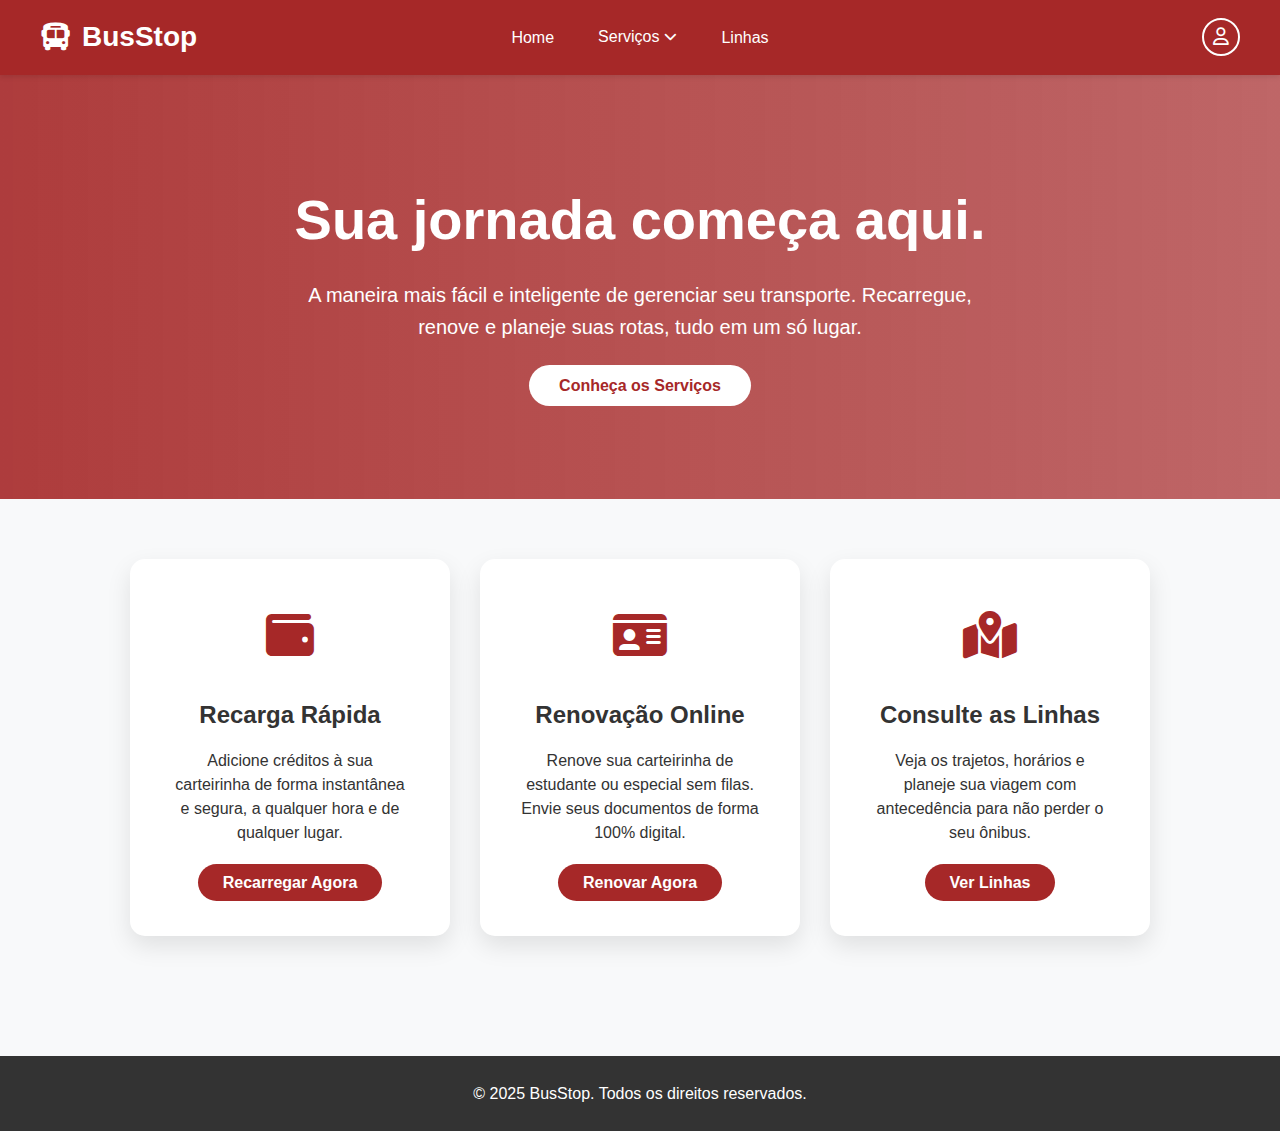
<file: index.html>
<!DOCTYPE html>
<html lang="pt-BR">
<head>
  <meta charset="UTF-8" />
  <meta name="viewport" content="width=device-width, initial-scale=1.0" />
  <title>BusStop - Início</title>
  <link rel="stylesheet" href="../../assets/css/global.css" />
  <link rel="stylesheet" href="index.css" />
  <link rel="stylesheet" href="https://cdnjs.cloudflare.com/ajax/libs/font-awesome/6.4.0/css/all.min.css" />
</head>
<body>
  <!-- Conteúdo da página -->
  <header>
    <div class="logo">
      <i class="fa-solid fa-bus"></i>
      <span>BusStop</span>
    </div>
    <nav>
      <a href="index.html">Home</a>
      <div class="dropdown" id="servicos-dropdown">
        <button class="dropdown-toggle" id="servicos-btn">
          Serviços <i class="fa-solid fa-chevron-down"></i>
        </button>
        <div class="dropdown-content" id="servicos-content">
          <a href="../recarga/recarga.html">Recarga de Cartão</a>
          <a href="../renovacao/renovacao.html">Renovação de Cartão</a>
        </div>
      </div>
      <a href="../linhas/linhas.html">Linhas</a>
    </nav>
    <div class="right-nav">
        <div class="user-icon-wrapper dropdown">
          <div class="user-icon" id="user-btn">
            <i class="fa-regular fa-user"></i>
          </div>
          <div class="dropdown-content" id="user-content">
            <!-- O conteúdo aqui será inserido dinamicamente via JavaScript -->
          </div>
        </div>
    </div>
  </header>
  <main>
    <section class="hero">
      <h1>Sua jornada começa aqui.</h1>
      <p>A maneira mais fácil e inteligente de gerenciar seu transporte. Recarregue, renove e planeje suas rotas, tudo em um só lugar.</p>
      <a href="#features" class="cta-button">Conheça os Serviços</a>
    </section>
    <section class="features" id="features">
      <div class="card">
        <div class="icon"><i class="fa-solid fa-wallet"></i></div>
        <h3>Recarga Rápida</h3>
        <p>Adicione créditos à sua carteirinha de forma instantânea e segura, a qualquer hora e de qualquer lugar.</p>
        <a href="../recarga/recarga.html" class="card-button">Recarregar Agora</a>
      </div>
      <div class="card">
        <div class="icon"><i class="fa-solid fa-id-card"></i></div>
        <h3>Renovação Online</h3>
        <p>Renove sua carteirinha de estudante ou especial sem filas. Envie seus documentos de forma 100% digital.</p>
        <a href="../renovacao/renovacao.html" class="card-button">Renovar Agora</a>
      </div>
      <div class="card">
        <div class="icon"><i class="fa-solid fa-map-location-dot"></i></div>
        <h3>Consulte as Linhas</h3>
        <p>Veja os trajetos, horários e planeje sua viagem com antecedência para não perder o seu ônibus.</p>
        <a href="../linhas/linhas.html" class="card-button">Ver Linhas</a>
      </div>
    </section>
  </main>
  <footer>
    <p>&copy; 2025 BusStop. Todos os direitos reservados.</p>
  </footer>

  <!-- Script Global Atualizado -->
  <script src="../../assets/js/global.js"></script>
</body>
</html>
</file>
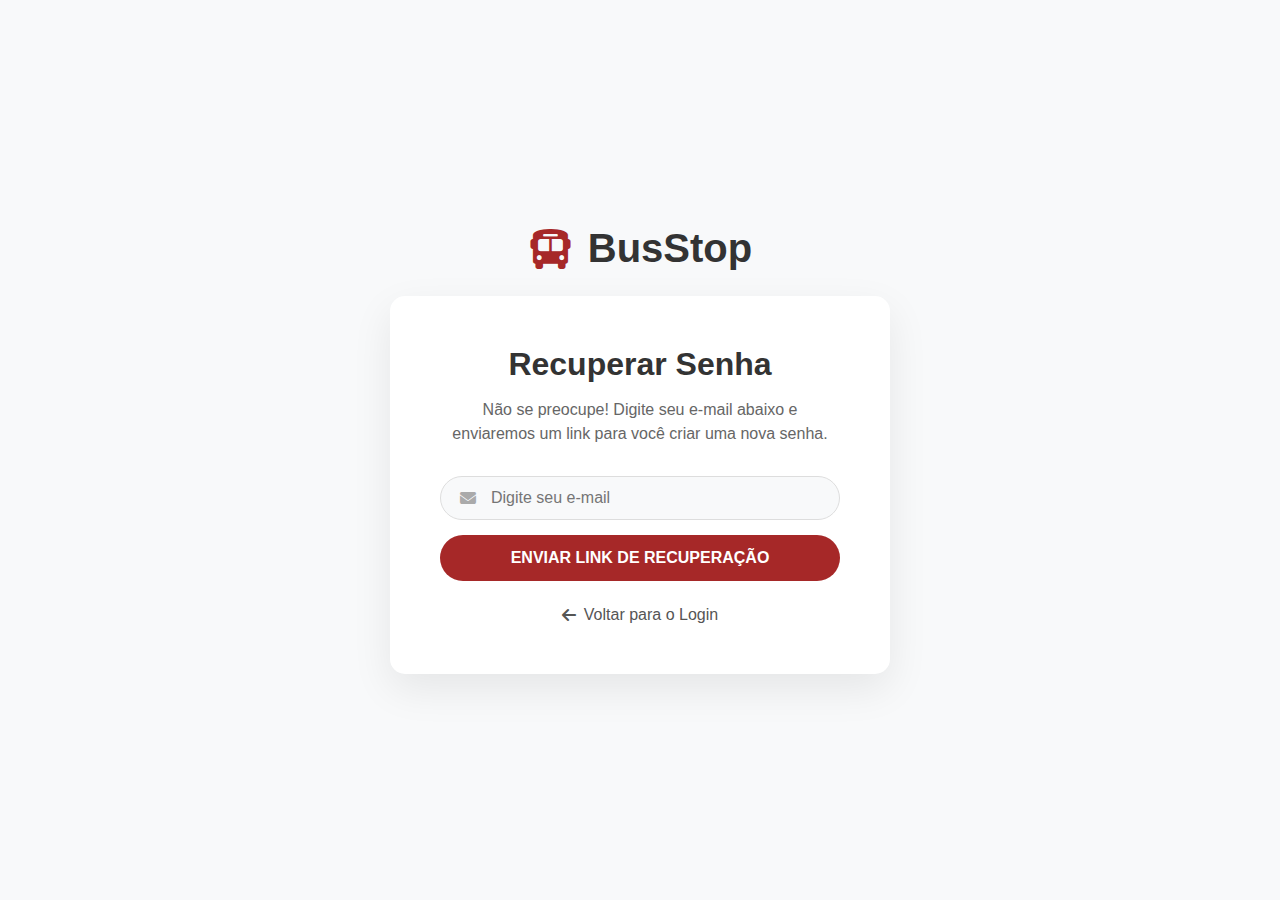
<file: pages/esqueceuSenha/esqueceuSenha.html>
<!DOCTYPE html>
<html lang="pt-BR">
<head>
    <meta charset="UTF-8">
    <meta name="viewport" content="width=device-width, initial-scale=1.0">
    <title>Recuperar Senha - BusStop</title>
    <link rel="stylesheet" href="esqueceuSenha.css">
    <link rel="stylesheet" href="https://cdnjs.cloudflare.com/ajax/libs/font-awesome/6.4.0/css/all.min.css" />
</head>
<body>

    <div class="brand-logo">
        <a href="../index/index.html" class="logo-link">
            <i class="fa-solid fa-bus"></i>
            <h1>BusStop</h1>
        </a>
    </div>

    <div class="forgot-password-container">
        <form id="forgotPasswordForm" class="auth-form">
            <h1>Recuperar Senha</h1>
            <p class="form-description">Não se preocupe! Digite seu e-mail abaixo e enviaremos um link para você criar uma nova senha.</p>
            <div class="input-group">
              <i class="fa-solid fa-envelope input-icon"></i>
              <input type="email" id="email-forgot" placeholder="Digite seu e-mail" required>
            </div>
            <button type="submit" class="submit-btn">Enviar Link de Recuperação</button>
            <a href="../loginCadastro/loginCadastro.html#login" class="back-to-login">
                <i class="fa-solid fa-arrow-left"></i> Voltar para o Login
            </a>
        </form>
    </div>

    <script>
        document.getElementById('forgotPasswordForm').addEventListener('submit', function(e) {
            e.preventDefault();
            const email = document.getElementById('email-forgot').value;
            if (email) {
                alert('Se o e-mail ' + email + ' estiver cadastrado, você receberá um link para redefinir sua senha em breve.');
                this.reset();
            }
        });
    </script>

</body>
</html>
</file>
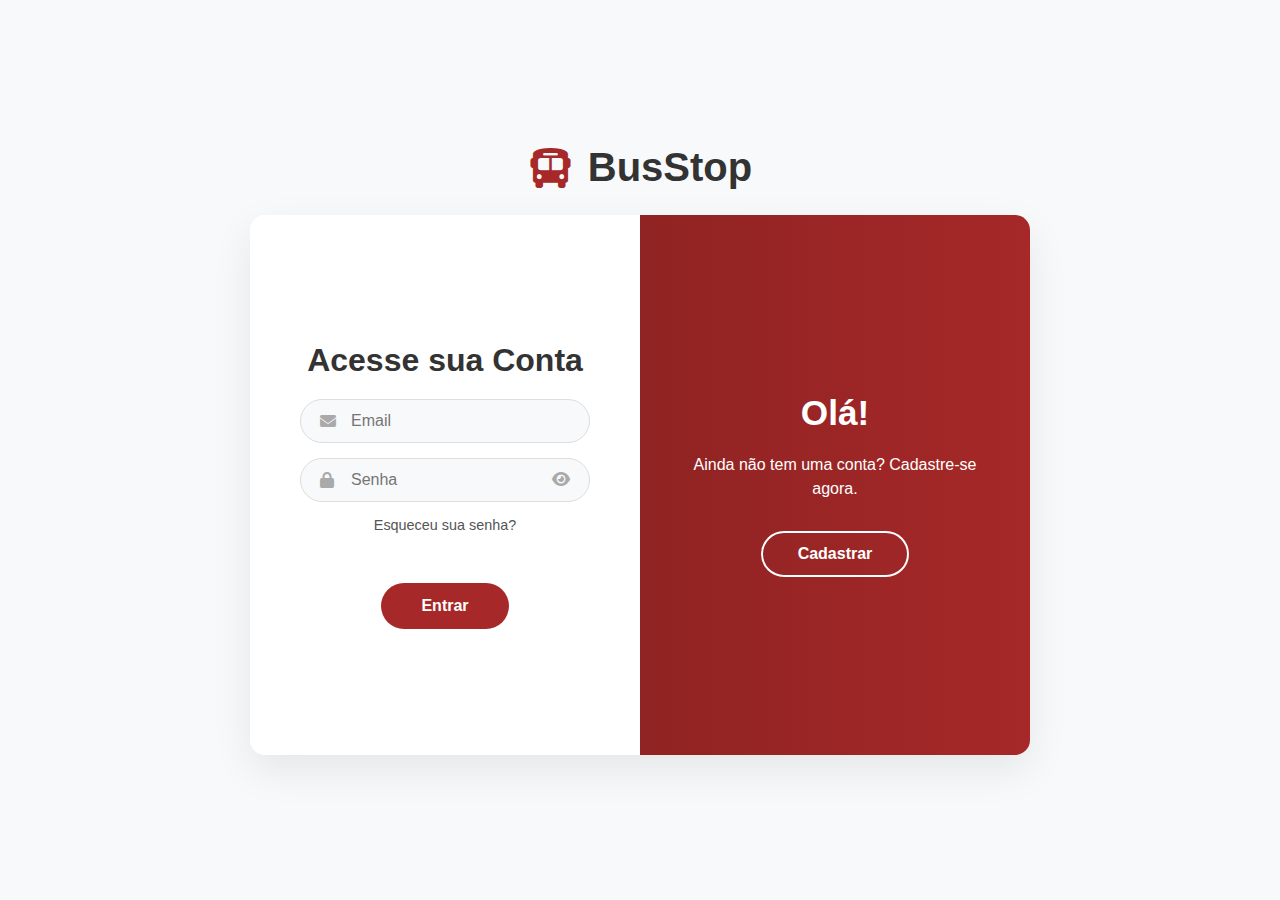
<file: pages/loginCadastro/loginCadastro.html>
<!DOCTYPE html>
<html lang="pt-BR">
<head>
    <meta charset="UTF-8">
    <meta http-equiv="X-UA-Compatible" content="IE=edge">
    <meta name="viewport" content="width=device-width, initial-scale=1.0">
    <title>Bustop - Área do Cliente</title>
    <!-- CSS e Font Awesome -->
    <link rel="stylesheet" href="loginCadastro.css">
    <link rel="stylesheet" href="https://cdnjs.cloudflare.com/ajax/libs/font-awesome/6.5.2/css/all.min.css" />
</head>
<body>

    <div class="brand-logo">
        <a href="../index/index.html" class="logo-link">
            <i class="fa-solid fa-bus"></i>
            <h1>BusStop</h1>
        </a>
    </div>

    <div class="main-container">
        <!-- Etapa 1: Login e Registo Básico -->
        <div class="form-wrapper">
            <!-- Formulário de Login -->
            <form id="loginForm" class="auth-form visible">
                <h1>Acesse sua Conta</h1>
                <div class="input-group">
                    <i class="fa-solid fa-envelope input-icon"></i>
                    <!-- LIMITE ADICIONADO AQUI -->
                    <input type="email" id="login-email" placeholder="Email" required maxlength="100">
                </div>
                <div class="input-group password-group">
                    <i class="fa-solid fa-lock input-icon"></i>
                    <!-- LIMITE ADICIONADO AQUI -->
                    <input type="password" id="login-password" placeholder="Senha" required maxlength="100">
                    <button type="button" class="password-toggle-btn" data-target="login-password" aria-label="Mostrar/Ocultar senha">
                        <i class="fa-solid fa-eye"></i>
                    </button>
                </div>
                <a href="../esqueceuSenha/esqueceuSenha.html" class="forgot-password">Esqueceu sua senha?</a>
                <p id="loginError" class="error-message"></p>
                <button type="submit" class="submit-btn">Entrar</button>
            </form>

            <!-- Formulário de Registo (Passo 1) -->
            <form id="registerForm" class="auth-form">
                <h1>Crie sua Conta</h1>
                <div class="input-group">
                    <i class="fa-solid fa-envelope input-icon"></i>
                    <!-- LIMITE ADICIONADO AQUI -->
                    <input type="email" id="register-email" placeholder="Email" required maxlength="100">
                </div>
                <div class="input-group password-group">
                    <i class="fa-solid fa-lock input-icon"></i>
                    <!-- LIMITE ADICIONADO AQUI -->
                    <input type="password" id="register-password" placeholder="Crie uma senha" required maxlength="100">
                    <button type="button" class="password-toggle-btn" data-target="register-password" aria-label="Mostrar/Ocultar senha">
                        <i class="fa-solid fa-eye"></i>
                    </button>
                </div>
                 <div class="input-group password-group">
                    <i class="fa-solid fa-lock input-icon"></i>
                    <!-- LIMITE ADICIONADO AQUI -->
                    <input type="password" id="register-confirm-password" placeholder="Confirme a senha" required maxlength="100">
                    <button type="button" class="password-toggle-btn" data-target="register-confirm-password" aria-label="Mostrar/Ocultar senha">
                        <i class="fa-solid fa-eye"></i>
                    </button>
                </div>
                <p id="registerError" class="error-message"></p>
                <button type="button" id="proceedBtn" class="submit-btn">Prosseguir</button>
            </form>
        </div>
        
        <!-- Etapa 2: Informações Pessoais (inicialmente escondido) -->
        <div class="personal-info-container">
             <form id="personalInfoForm" class="auth-form">
                <button type="button" id="backBtn" class="back-btn" aria-label="Voltar">
                    <i class="fa-solid fa-arrow-left"></i>
                </button>
                <h1>Informações Pessoais</h1>
                <p class="form-description">Estamos quase lá. Complete seus dados pessoais.</p>
                
                <div class="form-grid">
                    <!-- Linha 1 -->
                    <div class="input-group">
                        <i class="fa-solid fa-user input-icon"></i>
                        <input type="text" id="nome" placeholder="Nome completo" required maxlength="60">
                    </div>
                    <div class="input-group">
                        <i class="fa-solid fa-id-card input-icon"></i>
                        <input type="text" id="cpf" placeholder="CPF (Opcional)" maxlength="14">
                    </div>
                    
                    <!-- Linha 2 -->
                    <div class="input-group">
                        <i class="fa-solid fa-phone input-icon"></i>
                        <input type="tel" id="telefone" placeholder="+55 (Opcional)" maxlength="19">
                    </div>
                     <div class="input-group">
                        <i class="fa-solid fa-location-dot input-icon"></i>
                        <input type="text" id="cep" placeholder="CEP (Opcional)" maxlength="9">
                    </div>

                    <!-- Linha 3 -->
                    <div class="input-group">
                        <i class="fa-solid fa-road input-icon"></i>
                        <input type="text" id="endereco" placeholder="Endereço" disabled>
                    </div>
                    <div class="input-group">
                        <i class="fa-solid fa-map-pin input-icon"></i>
                        <input type="text" id="bairro" placeholder="Bairro" disabled>
                    </div>

                    <!-- Linha 4 -->
                    <div class="input-group">
                        <i class="fa-solid fa-city input-icon"></i>
                        <input type="text" id="cidade" placeholder="Cidade" disabled>
                    </div>
                     <div class="input-group">
                        <i class="fa-solid fa-map input-icon"></i>
                        <input type="text" id="estado" placeholder="Estado" maxlength="2" disabled>
                    </div>

                    <!-- Linha 5 -->
                     <div class="input-group">
                         <i class="fa-solid fa-hashtag input-icon"></i>
                         <input type="text" id="numero" placeholder="Número (Opcional)" maxlength="10">
                    </div>
                    <div class="input-group">
                        <i class="fa-solid fa-building input-icon"></i>
                        <input type="text" id="complemento" placeholder="Complemento (Opcional)" maxlength="30">
                    </div>
                </div>
                <p id="personalInfoError" class="error-message"></p>
                <button type="submit" class="submit-btn">Finalizar Cadastro</button>
            </form>
        </div>

        <!-- Tela de Sucesso de Cadastro (Atualizada) -->
        <div id="successMessage" class="success-container" style="display: none;">
            <div class="success-content">
                <div class="success-icon"><i class="fa-solid fa-check"></i></div>
                <h1>Cadastro Concluído!</h1>
                <p>Sua conta foi criada com sucesso. Você será redirecionado em instantes.</p>
                <div class="spinner"></div>
            </div>
        </div>


        <!-- Painel Overlay -->
        <div class="overlay-container">
            <div class="overlay">
                <h1 id="overlay-title">Olá!</h1>
                <p id="overlay-text">Ainda não tem uma conta? Cadastre-se agora e facilite sua jornada.</p>
                <button id="toggleBtn" class="overlay-btn">Cadastrar</button>
            </div>
        </div>
    </div>

    <!-- Scripts externos -->
    <script src="loginCadastro.js"></script>
    
</body>
</html>
</file>
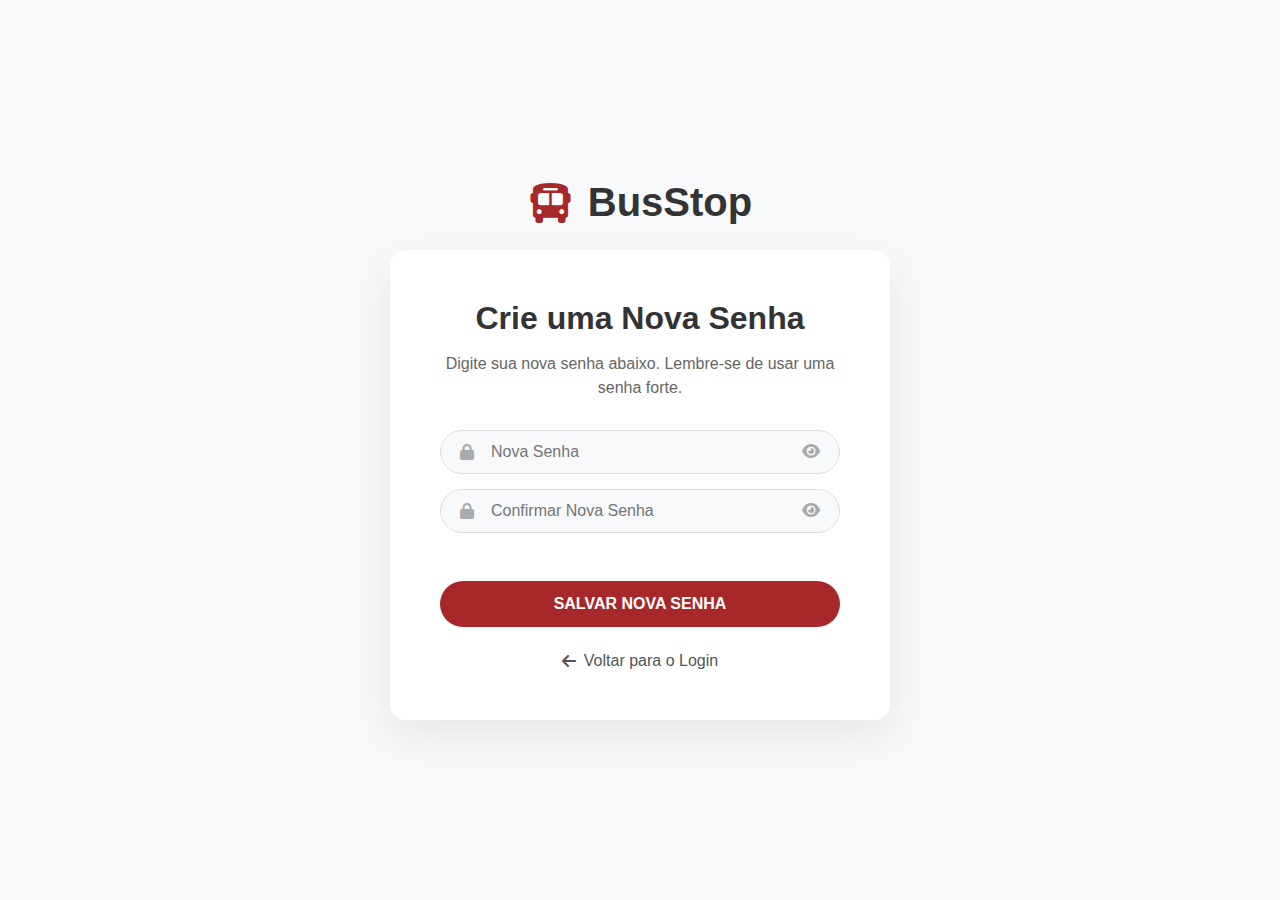
<file: pages/novaSenha/novaSenha.html>
<!DOCTYPE html>
<html lang="pt-BR">
<head>
    <meta charset="UTF-8">
    <meta name="viewport" content="width=device-width, initial-scale=1.0">
    <title>Criar Nova Senha - BusStop</title>
    <!-- CSS e Font Awesome -->
    <link rel="stylesheet" href="novaSenha.css">
    <link rel="stylesheet" href="https://cdnjs.cloudflare.com/ajax/libs/font-awesome/6.5.2/css/all.min.css" />
</head>
<body>

    <div class="brand-logo">
        <a href="../index/index.html" class="logo-link">
            <i class="fa-solid fa-bus"></i>
            <h1>BusStop</h1>
        </a>
    </div>

    <div class="reset-password-container">
        <form id="resetPasswordForm" class="auth-form">
            <h1>Crie uma Nova Senha</h1>
            <p class="form-description">Digite sua nova senha abaixo. Lembre-se de usar uma senha forte.</p>
            
            <!-- Campo Nova Senha -->
            <div class="input-group password-group">
              <i class="fa-solid fa-lock input-icon"></i>
              <input type="password" id="new-password" placeholder="Nova Senha" required maxlength="100">
              <button type="button" class="password-toggle-btn" data-target="new-password" aria-label="Mostrar/Ocultar senha">
                  <i class="fa-solid fa-eye"></i>
              </button>
            </div>
            
            <!-- Campo Confirmar Senha -->
            <div class="input-group password-group">
              <i class="fa-solid fa-lock input-icon"></i>
              <input type="password" id="confirm-password" placeholder="Confirmar Nova Senha" required maxlength="100">
               <button type="button" class="password-toggle-btn" data-target="confirm-password" aria-label="Mostrar/Ocultar senha">
                  <i class="fa-solid fa-eye"></i>
              </button>
            </div>
            
            <p id="resetError" class="error-message"></p>
            <button type="submit" class="submit-btn">Salvar Nova Senha</button>
            
            <a href="../loginCadastro/loginCadastro.html#login" class="back-to-login">
                <i class="fa-solid fa-arrow-left"></i> Voltar para o Login
            </a>
        </form>
    </div>

    <script src="novaSenha.js"></script>
</body>
</html>
</file>
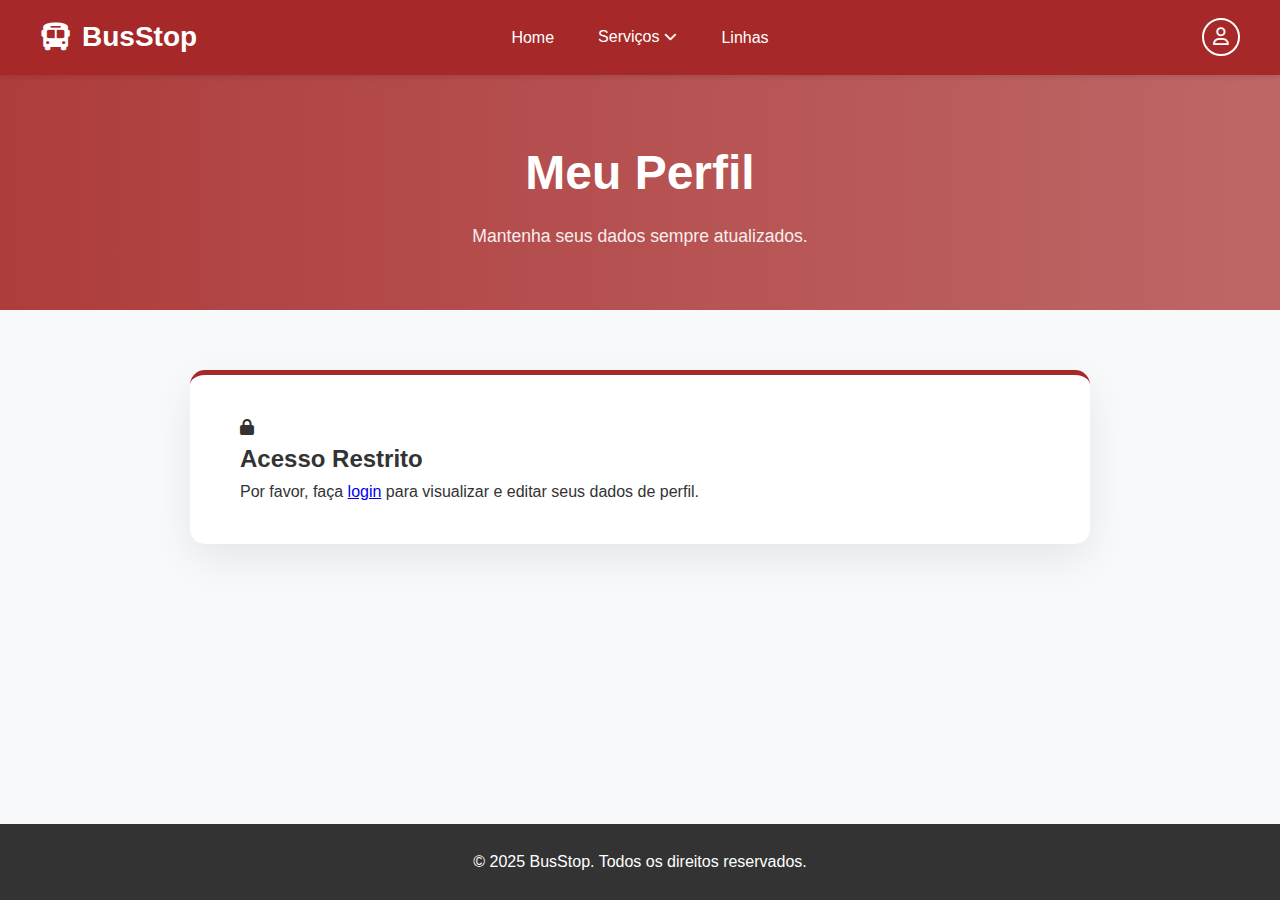
<file: pages/perfil/perfil.html>
<!DOCTYPE html>
<html lang="pt-BR">
<head>
  <meta charset="UTF-8" />
  <meta name="viewport" content="width=device-width, initial-scale=1.0" />
  <title>Meu Perfil - BusStop</title>
  <link rel="stylesheet" href="../../assets/css/global.css" />
  <link rel="stylesheet" href="perfil.css" />
  <link rel="stylesheet" href="https://cdnjs.cloudflare.com/ajax/libs/font-awesome/6.4.0/css/all.min.css" />
</head>
<body>
  <!-- Cabeçalho Padrão com Menus Dropdown -->
  <header>
    <div class="logo">
      <i class="fa-solid fa-bus"></i>
      <span>BusStop</span>
    </div>
    <nav>
      <a href="/pages/index/index.html">Home</a>
      <div class="dropdown" id="servicos-dropdown">
        <button class="dropdown-toggle" id="servicos-btn">
          Serviços <i class="fa-solid fa-chevron-down"></i>
        </button>
        <div class="dropdown-content" id="servicos-content">
          <a href="/pages/recarga/recarga.html">Recarga de Cartão</a>
          <a href="/pages/renovacao/renovacao.html">Renovação de Cartão</a>
        </div>
      </div>
      <a href="/pages/linhas/linhas.html">Linhas</a>
    </nav>
    <div class="right-nav">
      <div class="user-icon-wrapper dropdown">
        <div class="user-icon" id="user-btn">
          <i class="fa-regular fa-user"></i>
        </div>
        <div class="dropdown-content" id="user-content">
          <!-- Conteúdo populado via global.js -->
        </div>
      </div>
    </div>
  </header>

  <main>
    <section class="hero">
      <div class="hero-text">
        <h1>Meu Perfil</h1>
        <p>Mantenha seus dados sempre atualizados.</p>
      </div>
    </section>

    <section class="content-section">
      <!-- Mensagem de Deslogado -->
      <div id="logged-out-message" class="main-card access-restricted" style="display: none;">
        <div class="restricted-icon"><i class="fa-solid fa-lock"></i></div>
        <h2>Acesso Restrito</h2>
        <p>Por favor, faça <a href="/pages/loginCadastro/loginCadastro.html#login">login</a> para visualizar e editar seus dados de perfil.</p>
      </div>
      
      <!-- Conteúdo Logado -->
      <div id="logged-in-content" class="main-card" style="display: none;">
        
        <div class="display-group">
          <p class="display-title">Saldo Atual</p>
          <div class="input-display">
            <i class="fa-solid fa-wallet"></i>
            <input type="text" id="balance-amount" disabled>
          </div>
        </div>

        <form id="profile-form" novalidate>
          <!-- Dados Pessoais -->
          <div class="step">
            <div class="step-header">
              <div class="step-icon"><i class="fa-solid fa-user-pen"></i></div>
              <h2 class="step-title">Dados Pessoais</h2>
            </div>
            <p class="step-description">As suas informações de identificação e contacto.</p>
            <div class="form-grid" id="dados-pessoais-grid">
              <div class="input-group full-width">
                <i class="fa-solid fa-user input-icon"></i>
                <input type="text" id="nome" placeholder="Nome completo" required disabled maxlength="60">
              </div>
               <div class="input-group">
                <i class="fa-solid fa-envelope input-icon"></i>
                <input type="email" id="email" placeholder="E-mail" required disabled>
              </div>
              <div class="input-group">
                <i class="fa-solid fa-id-card input-icon"></i>
                <input type="text" id="cpf" placeholder="CPF" required disabled>
              </div>
              <div class="input-group">
                <i class="fa-solid fa-address-card input-icon"></i>
                <input type="text" id="carteirinha" placeholder="Nº da Carteirinha" required disabled>
              </div>
              <!-- Campo de Telefone -->
              <div class="input-group phone-group">
                <i class="fa-solid fa-phone input-icon"></i>
                <span class="country-code">+55</span>
                <span class="phone-separator">|</span>
                <input type="tel" id="telefone" placeholder="(XX) XXXXX-XXXX" required disabled maxlength="15">
              </div>
              <div class="input-group">
                <i class="fa-solid fa-location-dot input-icon"></i>
                <input type="text" id="cep" placeholder="CEP" required maxlength="9" disabled>
              </div>
              <div class="input-group">
                <i class="fa-solid fa-road input-icon"></i>
                <input type="text" id="endereco" placeholder="Endereço" required disabled>
              </div>
               <div class="input-group">
                 <i class="fa-solid fa-hashtag input-icon"></i>
                 <input type="text" id="numero" placeholder="Número" required disabled maxlength="10">
              </div>
              <div class="input-group">
                <i class="fa-solid fa-building input-icon"></i>
                <input type="text" id="complemento" placeholder="Complemento" disabled maxlength="30">
              </div>
              <div class="input-group">
                <i class="fa-solid fa-city input-icon"></i>
                <input type="text" id="cidade" placeholder="Cidade" required disabled>
              </div>
               <div class="input-group">
                <i class="fa-solid fa-map input-icon"></i>
                <input type="text" id="estado" placeholder="Estado" required maxlength="2" disabled>
              </div>
            </div>
            <p id="personal-message" class="form-message"></p>
            <div class="action-buttons">
              <button type="button" id="edit-personal-btn" class="action-btn edit-btn">Editar</button>
              <button type="button" id="save-personal-btn" class="action-btn save-btn" style="display: none;">Salvar Alterações</button>
              <button type="button" id="cancel-personal-btn" class="action-btn cancel-btn" style="display: none;">Cancelar</button>
            </div>
          </div>
          
           <!-- Alteração de Senha -->
          <div class="step">
            <div class="step-header">
              <div class="step-icon"><i class="fa-solid fa-key"></i></div>
              <h2 class="step-title">Alterar Senha</h2>
            </div>
            <p class="step-description">Para sua segurança, digite sua senha atual para definir uma nova.</p>
             <div class="form-grid">
                <div class="input-group full-width">
                    <i class="fa-solid fa-shield-halved input-icon"></i>
                    <input type="password" id="senha-atual" placeholder="Senha Atual" disabled>
                    <button type="button" class="password-toggle-btn" data-target="senha-atual" aria-label="Mostrar/Ocultar senha">
                        <i class="fa-solid fa-eye"></i>
                    </button>
                </div>
                <div class="input-group password-group">
                    <i class="fa-solid fa-lock input-icon"></i>
                    <input type="password" id="nova-senha" placeholder="Nova Senha" disabled>
                    <button type="button" class="password-toggle-btn" data-target="nova-senha" aria-label="Mostrar/Ocultar senha">
                      <i class="fa-solid fa-eye"></i>
                    </button>
                </div>
                <div class="input-group password-group">
                    <i class="fa-solid fa-lock input-icon"></i>
                    <input type="password" id="confirmar-senha" placeholder="Confirmar Nova Senha" disabled>
                    <button type="button" class="password-toggle-btn" data-target="confirmar-senha" aria-label="Mostrar/Ocultar senha">
                      <i class="fa-solid fa-eye"></i>
                    </button>
                </div>
            </div>
            <p id="password-message" class="form-message"></p>
            <div class="action-buttons">
              <button type="button" id="edit-password-btn" class="action-btn edit-btn">Alterar Senha</button>
              <button type="button" id="save-password-btn" class="action-btn save-btn" style="display: none;">Salvar Senha</button>
              <button type="button" id="cancel-password-btn" class="action-btn cancel-btn" style="display: none;">Cancelar</button>
            </div>
          </div>
        </form>
      </div>
    </section>
  </main>
  
  <footer>
    <p>&copy; 2025 BusStop. Todos os direitos reservados.</p>
  </footer>

  <script src="../../assets/js/global.js"></script>
  <script src="perfil.js"></script>
</body>
</html>
</file>
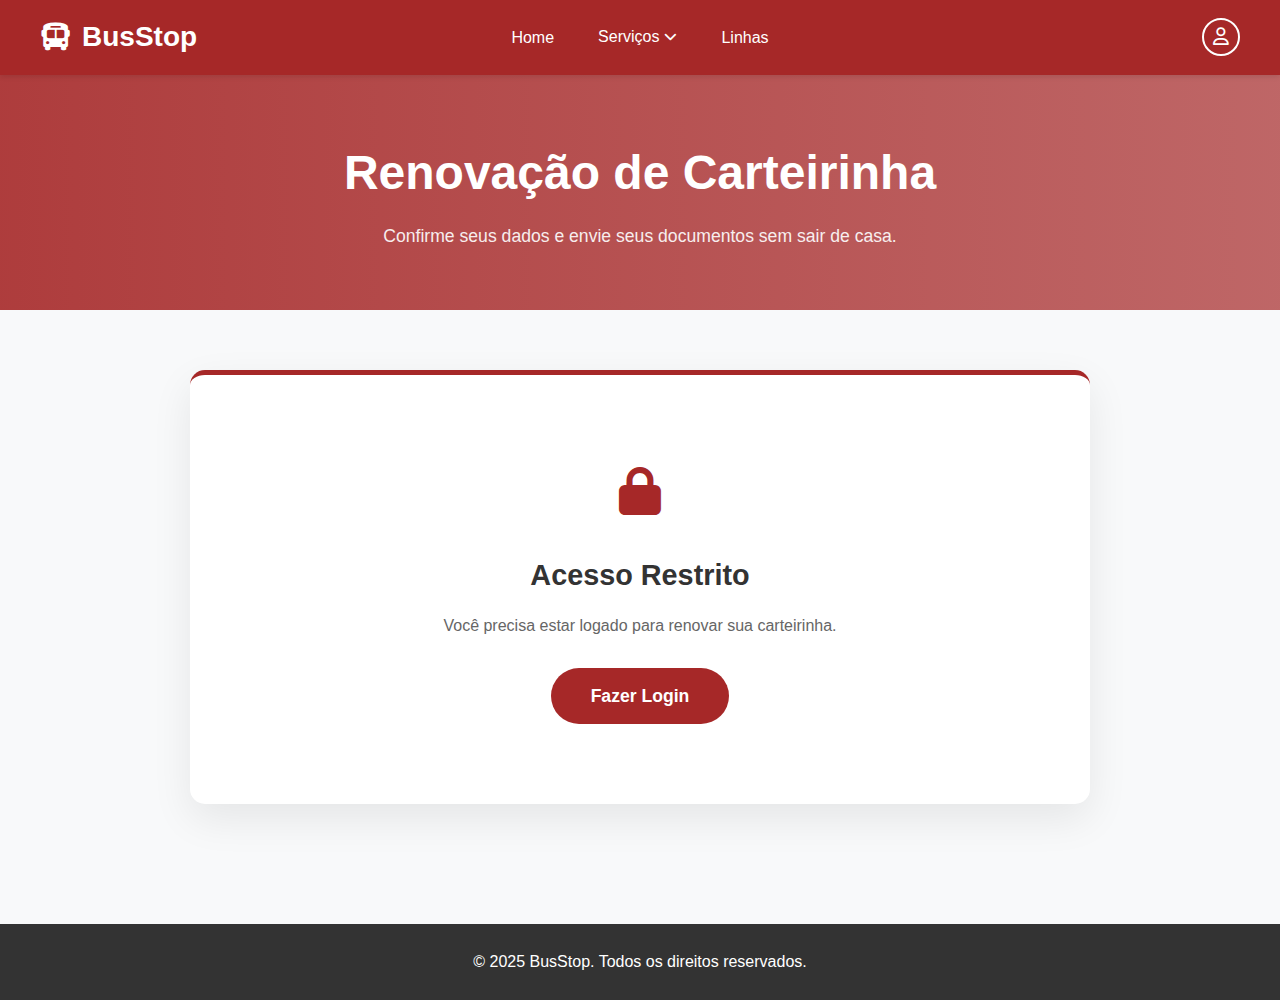
<file: pages/renovacao/renovacao.html>
<!DOCTYPE html>
<html lang="pt-BR">
<head>
  <meta charset="UTF-8" />
  <meta name="viewport" content="width=device-width, initial-scale=1.0" />
  <title>Renovação de Cartão - BusStop</title>
  <link rel="stylesheet" href="../../assets/css/global.css" />
  <link rel="stylesheet" href="renovacao.css" />
  <link rel="stylesheet" href="https://cdnjs.cloudflare.com/ajax/libs/font-awesome/6.5.2/css/all.min.css" />
</head>
<body>
  <!-- Cabeçalho Padrão -->
  <header>
    <div class="logo">
      <i class="fa-solid fa-bus"></i>
      <span>BusStop</span>
    </div>
    <nav>
      <a href="../index/index.html">Home</a>
      <div class="dropdown" id="servicos-dropdown">
        <button class="dropdown-toggle" id="servicos-btn">
          Serviços <i class="fa-solid fa-chevron-down"></i>
        </button>
        <div class="dropdown-content" id="servicos-content">
          <a href="../recarga/recarga.html">Recarga de Cartão</a>
          <a href="../renovacao/renovacao.html">Renovação de Cartão</a>
        </div>
      </div>
      <a href="../linhas/linhas.html">Linhas</a>
    </nav>
    <div class="right-nav">
      <div class="user-icon-wrapper dropdown" id="user-btn">
        <div class="user-icon">
          <i class="fa-regular fa-user"></i>
        </div>
        <div class="dropdown-content" id="user-content">
          <!-- Preenchido pelo global.js -->
        </div>
      </div>
    </div>
  </header>

  <main>
    <section class="hero">
      <div class="hero-text">
        <h1>Renovação de Carteirinha</h1>
        <p>Confirme seus dados e envie seus documentos sem sair de casa.</p>
      </div>
    </section>

    <section class="content-section">
      <div class="renewal-card">

        <!-- Container para conteúdo de usuário LOGADO -->
        <div id="renewal-form-container" style="display: none;">
          <form id="renewal-form">
            <!-- Passo 1: Dados Pessoais -->
            <div class="step">
              <div class="step-header">
                <span class="step-number">1</span>
                <h2 class="step-title">Confirme seus Dados</h2>
              </div>
              <p class="step-description">Estes são os dados que temos no seu cadastro. Eles serão usados para a renovação.</p>
              <div class="form-grid">
                <div class="input-group">
                  <i class="fa-solid fa-user input-icon"></i>
                  <input type="text" id="nome" placeholder="Nome completo" disabled>
                </div>
                <div class="input-group">
                  <i class="fa-solid fa-envelope input-icon"></i>
                  <input type="email" placeholder="E-mail" disabled>
                </div>
                <div class="input-group">
                  <i class="fa-solid fa-id-card input-icon"></i>
                  <input type="text" id="cpf" placeholder="CPF" disabled>
                </div>
                <div class="input-group">
                  <i class="fa-solid fa-address-card input-icon"></i>
                  <input type="text" id="carteirinha" placeholder="Nº da Carteirinha" disabled>
                </div>
                <div class="input-group">
                  <i class="fa-solid fa-phone input-icon"></i>
                  <input type="tel" id="telefone" placeholder="Telefone" disabled maxlength="15">
                </div>
                 <div class="input-group">
                  <i class="fa-solid fa-location-dot input-icon"></i>
                  <input type="text" id="cep" placeholder="CEP" disabled>
                </div>
                <div class="input-group">
                  <i class="fa-solid fa-map-marker-alt input-icon"></i>
                  <input type="text" id="endereco" placeholder="Endereço" disabled>
                </div>
                 <div class="input-group">
                  <i class="fa-solid fa-map-pin input-icon"></i>
                  <input type="text" id="bairro" placeholder="Bairro" disabled>
                </div>
                 <div class="input-group">
                  <i class="fa-solid fa-hashtag input-icon"></i>
                  <input type="text" id="numero" placeholder="Número" disabled>
                </div>
                <div class="input-group">
                  <i class="fa-solid fa-building-user input-icon"></i>
                  <input type="text" id="complemento" placeholder="Complemento" disabled>
                </div>
                <div class="input-group">
                  <i class="fa-solid fa-city input-icon"></i>
                  <input type="text" id="cidade" placeholder="Cidade" disabled>
                </div>
                 <div class="input-group">
                  <i class="fa-solid fa-map input-icon"></i>
                  <input type="text" id="estado" placeholder="Estado" disabled>
                </div>
              </div>
              <div class="data-edit-link">
                <p>Quer alterar os dados? <a href="../perfil/perfil.html">Clique aqui</a> para ir ao seu perfil.</p>
              </div>
            </div>

            <!-- Passo 2: Documentos -->
            <div class="step">
              <div class="step-header">
                <span class="step-number">2</span>
                <h2 class="step-title">Anexo de Documentos</h2>
              </div>
              <p class="step-description">Envie os arquivos necessários para comprovação (PDF, JPG, PNG).</p>
              <div class="form-grid">
                  <div class="file-input-wrapper">
                      <label for="declaracao" class="file-input-label">
                          <i class="fa-solid fa-school"></i>
                          <span>Declaração da Escola</span>
                      </label>
                      <input type="file" id="declaracao" accept="image/*,application/pdf" required>
                      <span class="file-name-display" data-for="declaracao">Nenhum arquivo selecionado</span>
                  </div>
                  <div class="file-input-wrapper">
                       <label for="comprovante" class="file-input-label">
                          <i class="fa-solid fa-home"></i>
                          <span>Comprovante de Residência</span>
                      </label>
                      <input type="file" id="comprovante" accept="image/*,application/pdf" required>
                      <span class="file-name-display" data-for="comprovante">Nenhum arquivo selecionado</span>
                  </div>
              </div>
            </div>

            <div class="submit-btn-container">
              <!-- NOVO: Aviso de dados faltantes -->
              <p id="data-missing-warning" class="data-missing-warning" style="display: none;"></p>
              
              <button type="submit" id="submit-btn" disabled>Enviar para Renovação</button>
            </div>
          </form>
        </div>

        <!-- Container para mensagem de usuário DESLOGADO -->
        <div id="logged-out-message" class="logged-out-box" style="display: none;">
            <div class="icon"><i class="fa-solid fa-lock"></i></div>
            <h2>Acesso Restrito</h2>
            <p>Você precisa estar logado para renovar sua carteirinha.</p>
            <a href="../loginCadastro/loginCadastro.html#login" class="action-btn">Fazer Login</a>
        </div>
      </div>
    </section>
  </main>
  
  <footer>
    <p>&copy; 2025 BusStop. Todos os direitos reservados.</p>
  </footer>

  <script src="../../assets/js/global.js"></script>
  <script src="renovacao.js"></script>
</body>
</html>
</file>
<file: index.css>
/* ESTILOS ESPECÍFICOS PARA A PÁGINA INDEX */

/* Seção Hero */
.hero {
  background: linear-gradient(to right, rgba(166, 40, 40, 0.9), rgba(166, 40, 40, 0.7)), url(https://placehold.co/1920x1080/444/fff?text=Ônibus+Urbano) no-repeat center center/cover;
  color: white;
  padding: 100px 40px;
  text-align: center;
}

.hero h1 {
  font-size: 3.5rem;
  margin-bottom: 15px;
  font-weight: 700;
}

.hero p {
  font-size: 1.25rem;
  max-width: 700px;
  margin: 0 auto 30px auto;
}

.hero .cta-button {
    background-color: white;
    color: #a62828;
    padding: 12px 30px;
    text-decoration: none;
    border-radius: 50px;
    font-weight: bold;
    transition: all 0.3s ease;
}

.hero .cta-button:hover {
    background-color: #f0f0f0;
    transform: translateY(-2px);
}

/* Seção de Funcionalidades */
.features {
  display: flex;
  justify-content: center;
  gap: 30px;
  padding: 60px 40px;
  flex-wrap: wrap;
}

.card {
  background-color: white;
  border-radius: 15px;
  box-shadow: 0 10px 25px rgba(0,0,0,0.1);
  padding: 40px;
  text-align: center;
  max-width: 320px;
  width: 100%;
  transition: transform 0.3s, box-shadow 0.3s;
}

.card:hover {
    transform: translateY(-10px);
    box-shadow: 0 15px 30px rgba(0,0,0,0.15);
}

.card .icon {
  font-size: 3rem;
  color: #a62828;
  margin-bottom: 20px;
}

.card h3 {
  font-size: 1.5rem;
  margin-bottom: 15px;
  color: #333;
}

.card p {
  font-size: 1rem;
  line-height: 1.5;
  margin-bottom: 25px;
}

.card .card-button {
    background-color: #a62828;
    color: white;
    padding: 10px 25px;
    border-radius: 50px;
    text-decoration: none;
    font-weight: 600;
    transition: background-color 0.3s;
}

.card .card-button:hover {
    background-color: #902323;
}

/* Responsividade Específica */
@media (max-width: 768px) {
  .hero h1 {
    font-size: 2.5rem;
  }
  .hero p {
    font-size: 1rem;
  }
  .features {
    flex-direction: column;
    align-items: center;
  }
}
</file>
<file: pages/perfil/perfil.css>
/* ESTILOS ESPECÍFICOS PARA A PÁGINA DE PERFIL */

.hero {
  background: linear-gradient(to right, rgba(166, 40, 40, 0.9), rgba(166, 40, 40, 0.7)), url(https://placehold.co/1920x1080/444/fff?text=Perfil+de+Utilizador) no-repeat center center/cover;
  padding: 60px 40px;
  text-align: center;
  color: white;
}
.hero-text h1 { font-size: 3rem; font-weight: 700; margin-bottom: 10px; }
.hero-text p { font-size: 1.1rem; max-width: 600px; margin: 0 auto; opacity: 0.9; }

.content-section { padding: 60px 20px; }
.main-card {
  background-color: #ffffff;
  border-radius: 15px;
  padding: 40px 50px;
  max-width: 900px;
  margin: 0 auto;
  box-shadow: 0 15px 40px rgba(0, 0, 0, 0.08);
  border-top: 5px solid #a62828;
}

/* Novo Estilo para Display de Saldo */
.display-group {
    text-align: center;
    margin-bottom: 30px;
}
.display-title {
    font-weight: 500;
    color: #666;
    margin-bottom: 15px;
    font-size: 1rem;
}
.input-display {
    background-color: #e9ecef;
    border: 1px solid #ddd;
    border-radius: 8px;
    padding: 12px 20px;
    max-width: 280px;
    margin: 0 auto;
    display: inline-flex;
    align-items: center;
    gap: 15px;
    cursor: not-allowed;
}
.input-display i {
    color: #a62828;
    font-size: 1.2rem;
}
.input-display input:disabled {
    font-family: 'Segoe UI', Tahoma, Geneva, Verdana, sans-serif;
    background-color: transparent;
    border: none;
    font-size: 1.5rem;
    font-weight: 500;
    color: #6c757d;
    letter-spacing: 2px;
    padding: 0;
    width: auto;
    text-align: left;
    cursor: not-allowed;
}


.step { border-bottom: 1px solid #eee; padding-bottom: 30px; margin-bottom: 30px; }
.step:last-child { border-bottom: none; margin-bottom: 0; padding-bottom: 0; }

.step-header { display: flex; align-items: center; gap: 15px; margin-bottom: 10px; }
.step-icon { background-color: #a62828; color: white; width: 40px; height: 40px; border-radius: 50%; display: flex; align-items: center; justify-content: center; font-size: 1.1rem; flex-shrink: 0; }
.step-title { font-size: 1.8rem; font-weight: 600; color: #333; }
.step-description { color: #666; margin-left: 55px; margin-bottom: 25px; }

.form-grid { display: grid; grid-template-columns: repeat(auto-fit, minmax(300px, 1fr)); gap: 25px; }
.input-group.full-width { grid-column: 1 / -1; }

.input-group { position: relative; }
.input-icon { position: absolute; left: 18px; top: 50%; transform: translateY(-50%); color: #aaa; z-index: 2;}
.input-group input { width: 100%; padding: 12px 15px 12px 50px; border: 1px solid #ddd; border-radius: 50px; font-size: 1rem; transition: all 0.3s; }
.input-group.password-group input { padding-right: 50px; }
.input-group input:focus { outline: none; border-color: #a62828; box-shadow: 0 0 0 3px rgba(166, 40, 40, 0.2); }
.input-group input:disabled {
    background-color: #e9ecef;
    cursor: not-allowed;
    color: #6c757d;
}

/* Estilos para o campo de telefone */
.phone-group .country-code {
    position: absolute;
    left: 50px;
    top: 50%;
    transform: translateY(-50%);
    color: #333;
    font-weight: 500;
    pointer-events: none;
    font-size: 1rem;
    font-family: 'Segoe UI', Tahoma, Geneva, Verdana, sans-serif;
}
.phone-group .phone-separator {
    position: absolute;
    left: 85px;
    top: 50%;
    transform: translateY(-50%);
    color: #ddd;
    pointer-events: none;
    font-size: 1.2rem;
}
.phone-group input {
    padding-left: 105px;
}

/* Botão de ver senha */
.password-toggle-btn {
    position: absolute;
    right: 18px;
    top: 50%;
    transform: translateY(-50%);
    background: none;
    border: none;
    cursor: pointer;
    color: #aaa;
    font-size: 1rem;
    padding: 0;
    line-height: 1;
}
.password-toggle-btn:focus {
    outline: none;
}

/* Mensagens de feedback */
.form-message {
  text-align: center;
  margin-top: 15px;
  margin-bottom: -15px; /* Compensa o padding-bottom do .step */
  font-weight: 500;
  height: 20px;
  transition: opacity 0.3s ease;
  opacity: 0;
}
.form-message.success {
  color: #28a745; /* Verde */
  opacity: 1;
}
.form-message.error {
  color: #dc3545; /* Vermelho */
  opacity: 1;
}

/* Botões */
.action-buttons {
  text-align: center;
  margin-top: 40px;
  display: flex;
  justify-content: center;
  gap: 15px;
}

.action-btn {
  border: none;
  padding: 14px 40px;
  border-radius: 50px;
  font-size: 1.1rem;
  font-weight: bold;
  cursor: pointer;
  transition: all 0.3s;
}

.action-btn.edit-btn, .action-btn.save-btn {
  background-color: #a62828;
  color: white;
  box-shadow: 0 4px 15px rgba(166, 40, 40, 0.2);
}
.action-btn.edit-btn:hover, .action-btn.save-btn:hover {
  background-color: #902323;
  transform: translateY(-2px);
  box-shadow: 0 6px 20px rgba(166, 40, 40, 0.3);
}

.action-btn.cancel-btn {
    background-color: #6c757d;
    color: white;
}
.action-btn.cancel-btn:hover {
    background-color: #5a6268;
}

/* Responsividade Específica */
@media (max-width: 768px) {
  .main-card { padding: 30px 25px; }
  .form-grid { grid-template-columns: 1fr; }
  .step-title { font-size: 1.5rem; }
  .step-description { margin-left: 0; }
  .hero-text h1 { font-size: 2.5rem; }
  .action-buttons { flex-direction: column; }
}
</file>
<file: assets/css/global.css>
/* Reset e Estilos Base Globais */
* {
  margin: 0;
  padding: 0;
  box-sizing: border-box;
  font-family: 'Segoe UI', Tahoma, Geneva, Verdana, sans-serif;
}

html {
  height: 100%;
}

body {
  background-color: #f8f9fa;
  color: #333;
  line-height: 1.6;
  display: flex;
  flex-direction: column;
  min-height: 100%;
}

main {
  flex-grow: 1;
}

/* Header Padrão */
header {
  background-color: #a62828;
  color: white;
  padding: 15px 40px;
  display: grid;
  grid-template-columns: 1fr auto 1fr;
  align-items: center;
  position: relative;
  z-index: 1000;
  box-shadow: 0 2px 5px rgba(0,0,0,0.1);
}

.logo {
  display: flex;
  align-items: center;
  font-size: 28px;
  font-weight: bold;
  gap: 10px;
  justify-self: start;
}

nav {
  display: flex;
  align-items: center;
  gap: 20px;
  justify-self: center;
}

nav a {
  color: white;
  text-decoration: none;
  font-size: 16px;
  transition: background-color 0.3s;
  padding: 8px 12px;
  border-radius: 5px;
}

nav a:hover, .dropdown-toggle:hover {
  background-color: rgba(255, 255, 255, 0.1);
}

.right-nav {
    display: flex;
    align-items: center;
    gap: 20px;
    justify-self: end;
}

/* Estilos para Dropdown */
.dropdown {
  position: relative;
  display: inline-block;
}

.dropdown-toggle {
  background: none;
  border: none;
  color: white;
  font-size: 16px;
  cursor: pointer;
  display: flex;
  align-items: center;
  gap: 5px;
  padding: 8px 12px;
  border-radius: 5px;
  font-family: 'Segoe UI', Tahoma, Geneva, Verdana, sans-serif;
  transition: background-color 0.3s;
}

.dropdown-toggle .fa-chevron-down {
    font-size: 0.8em;
    transition: transform 0.3s ease;
}

.dropdown-toggle.open .fa-chevron-down {
    transform: rotate(180deg);
}

.dropdown-content {
  display: none;
  position: absolute;
  background-color: white;
  min-width: 200px;
  box-shadow: 0px 8px 16px 0px rgba(0,0,0,0.2);
  z-index: 1;
  border-radius: 8px;
  overflow: hidden;
  margin-top: 10px;
  right: 0; /* Alinha o dropdown do usuário à direita */
}

.dropdown-content a {
  color: #333;
  padding: 12px 16px;
  text-decoration: none;
  display: block;
  font-size: 15px;
  transition: background-color 0.2s;
}

.dropdown-content a:hover {
  background-color: #f1f1f1;
}

/* Dropdown específico para serviços, alinhado à esquerda */
#servicos-dropdown .dropdown-content {
    right: auto;
    left: 0;
}

.show {
  display: block;
}

.user-icon-wrapper {
    position: relative;
}

.user-icon {
  width: 38px;
  height: 38px;
  border-radius: 50%;
  border: 2px solid white;
  display: flex;
  justify-content: center;
  align-items: center;
  font-size: 18px;
  cursor: pointer;
  transition: background-color 0.3s;
}

.user-icon:hover {
    background-color: rgba(255, 255, 255, 0.1);
}

/* Estilos para Notificação Toast */
.toast-notification {
    position: fixed;
    top: 85px; /* Posição abaixo do header */
    left: 50%;
    transform: translateX(-50%);
    background-color: #28a745;
    color: white;
    padding: 15px 25px;
    border-radius: 50px;
    box-shadow: 0 4px 15px rgba(0, 0, 0, 0.2);
    display: flex;
    align-items: center;
    gap: 15px;
    z-index: 9999;
    font-size: 1rem;
    font-weight: 500;
    animation: slideAndFade 4s forwards;
    opacity: 0;
}

.toast-notification i {
    font-size: 1.2rem;
}

@keyframes slideAndFade {
    0% {
        opacity: 0;
        transform: translate(-50%, -30px);
    }
    15% {
        opacity: 1;
        transform: translate(-50%, 0);
    }
    85% {
        opacity: 1;
        transform: translate(-50%, 0);
    }
    100% {
        opacity: 0;
        transform: translate(-50%, -30px);
    }
}


/* Rodapé */
footer {
    background-color: #333;
    color: white;
    text-align: center;
    padding: 25px;
    margin-top: 60px;
}

/* Responsividade Global */
@media (max-width: 768px) {
  header {
    display: flex;
    flex-direction: column;
    gap: 15px;
  }
}
</file>
<file: pages/esqueceuSenha/esqueceuSenha.css>
/* Reset e Estilos Base */
* {
  margin: 0;
  padding: 0;
  box-sizing: border-box;
}

body {
  background-color: #f8f9fa;
  display: flex;
  justify-content: center;
  align-items: center;
  flex-direction: column;
  font-family: 'Segoe UI', Tahoma, Geneva, Verdana, sans-serif;
  min-height: 100vh;
  padding: 20px;
}

/* Brand Logo */
.brand-logo {
    margin-bottom: 25px;
}

.logo-link {
    display: flex;
    align-items: center;
    gap: 15px;
    color: #333;
    text-decoration: none;
}

.logo-link .fa-bus {
    font-size: 2.5rem;
    color: #a62828;
}

.logo-link h1 {
    font-size: 2.5rem;
    font-weight: 700;
}

/* Container Principal */
.forgot-password-container {
  background-color: #fff;
  border-radius: 15px;
  box-shadow: 0 15px 40px rgba(0, 0, 0, 0.08);
  position: relative;
  overflow: hidden;
  width: 100%;
  max-width: 500px;
  padding: 50px;
}

/* Formulário */
.auth-form {
  display: flex;
  flex-direction: column;
  justify-content: center;
  align-items: center;
  text-align: center;
}

.auth-form h1 {
  font-weight: 600;
  margin-bottom: 15px;
  color: #333;
  font-size: 2rem;
}

.form-description {
    color: #666;
    margin-bottom: 30px;
    line-height: 1.5;
}

.input-group { 
  position: relative; 
  width: 100%;
  margin-bottom: 15px;
}
.input-icon { position: absolute; left: 20px; top: 50%; transform: translateY(-50%); color: #aaa; }
.input-group input { width: 100%; padding: 12px 15px 12px 50px; background-color: #f8f9fa; border: 1px solid #ddd; border-radius: 50px; font-size: 1rem; transition: all 0.3s; }
.input-group input:focus { outline: none; border-color: #a62828; box-shadow: 0 0 0 3px rgba(166, 40, 40, 0.2); }

.submit-btn {
  background-color: #a62828;
  color: white;
  border: none;
  padding: 14px 40px;
  border-radius: 50px;
  font-size: 1rem;
  font-weight: bold;
  cursor: pointer;
  transition: all 0.3s;
  text-transform: uppercase;
  width: 100%;
}
.submit-btn:hover {
  background-color: #902323;
  transform: translateY(-2px);
}

/* Link de Voltar */
.back-to-login {
    margin-top: 25px;
    color: #555;
    text-decoration: none;
    font-weight: 500;
    transition: color 0.3s;
    display: inline-flex;
    align-items: center;
    gap: 8px;
}

.back-to-login:hover {
    color: #a62828;
    text-decoration: underline;
}
</file>
<file: pages/loginCadastro/loginCadastro.css>
/* Reset e Estilos Base */
* {
  margin: 0;
  padding: 0;
  box-sizing: border-box;
}

body {
  background-color: #f8f9fa;
  display: flex;
  justify-content: center;
  align-items: center;
  flex-direction: column;
  font-family: 'Segoe UI', Tahoma, Geneva, Verdana, sans-serif;
  min-height: 100vh;
  padding: 20px;
}

.brand-logo {
    margin-bottom: 25px;
}

.logo-link {
    display: flex;
    align-items: center;
    gap: 15px;
    color: #333;
    text-decoration: none;
}

.logo-link .fa-bus {
    font-size: 2.5rem;
    color: #a62828;
}

.logo-link h1 {
    font-size: 2.5rem;
    font-weight: 700;
}

.main-container {
  background-color: #fff;
  border-radius: 15px;
  box-shadow: 0 15px 40px rgba(0, 0, 0, 0.08);
  position: relative;
  overflow: hidden;
  width: 100%;
  max-width: 780px;
  min-height: 540px; 
  transition: max-width 0.6s ease-in-out, min-height 0.6s ease-in-out;
}

.form-wrapper {
  position: absolute;
  top: 0;
  left: 0;
  height: 100%;
  width: 50%;
  transition: all 0.6s ease-in-out; 
  z-index: 5;
}

.auth-form {
  background-color: #fff;
  display: flex;
  flex-direction: column;
  padding: 0 50px;
  height: 100%;
  justify-content: center;
  align-items: center;
  text-align: center;
  opacity: 0;
  visibility: hidden;
  transition: opacity 0.6s ease-in-out, visibility 0.6s ease-in-out;
  position: absolute;
  width: 100%;
}

.auth-form.visible {
  opacity: 1;
  visibility: visible;
}

.auth-form h1 {
  font-weight: 600;
  margin-bottom: 20px;
  color: #333;
  font-size: 2rem;
}

.input-group { 
  position: relative; 
  width: 100%;
  margin-bottom: 15px;
}
.input-icon { position: absolute; left: 20px; top: 50%; transform: translateY(-50%); color: #aaa; z-index: 2;}
.input-group input { width: 100%; padding: 12px 15px 12px 50px; background-color: #f8f9fa; border: 1px solid #ddd; border-radius: 50px; font-size: 1rem; transition: all 0.3s; }
.input-group input:focus { outline: none; border-color: #a62828; box-shadow: 0 0 0 3px rgba(166, 40, 40, 0.2); }
.input-group input:disabled {
    background-color: #e9ecef;
    cursor: not-allowed;
    color: #6c757d;
}
.input-group.password-group input {
    padding-right: 60px; /* Espaço para o ícone */
}

/* Estilos para o campo de telefone */
.phone-group .country-code {
    position: absolute;
    left: 50px;
    top: 50%;
    transform: translateY(-50%);
    color: #333;
    font-weight: 500;
    pointer-events: none;
    font-size: 1rem;
    font-family: 'Segoe UI', Tahoma, Geneva, Verdana, sans-serif;
}
.phone-group .phone-separator {
    position: absolute;
    left: 85px;
    top: 50%;
    transform: translateY(-50%);
    color: #ddd;
    pointer-events: none;
    font-size: 1.2rem;
}
.phone-group input {
    padding-left: 105px;
}


.forgot-password {
    color: #555;
    font-size: 0.9rem;
    text-decoration: none;
    margin-bottom: 15px;
}
.forgot-password:hover {
    text-decoration: underline;
}

.submit-btn {
  background-color: #a62828;
  color: white;
  border: none;
  padding: 14px 40px;
  border-radius: 50px;
  font-size: 1rem;
  font-weight: bold;
  cursor: pointer;
  transition: all 0.3s;
  margin-top: 10px;
}
.submit-btn:hover {
  background-color: #902323;
  transform: translateY(-2px);
}

.overlay-container {
  position: absolute;
  top: 0;
  left: 50%;
  width: 50%;
  height: 100%;
  overflow: hidden;
  transition: transform 0.6s ease-in-out, opacity 0.6s ease-in-out;
  z-index: 100;
  opacity: 1;
}

.main-container.panel-active .overlay-container {
  transform: translateX(-100%);
}

.main-container.panel-active .form-wrapper {
  transform: translateX(100%);
}

.overlay {
  background: #a62828;
  background: linear-gradient(to right, #902323, #a62828);
  color: #fff;
  height: 100%;
  width: 100%;
  display: flex;
  flex-direction: column;
  justify-content: center;
  align-items: center;
  text-align: center;
  padding: 0 40px;
}

.overlay h1 { font-size: 2.2rem; font-weight: bold; }
.overlay p { font-size: 1rem; margin: 20px 0 30px; line-height: 1.5; }

.overlay-btn {
  background-color: transparent;
  border: 2px solid #fff;
  color: #fff;
  padding: 12px 35px;
  border-radius: 50px;
  font-size: 1rem;
  font-weight: bold;
  cursor: pointer;
  transition: all 0.3s;
}
.overlay-btn:hover { background-color: #fff; color: #a62828; }

/* ESTILOS PARA O PASSO 2 DO REGISTO */
.personal-info-container {
    position: absolute;
    top: 0;
    left: 0;
    width: 100%;
    height: 100%;
    z-index: 1;
    opacity: 0;
    visibility: hidden;
    transform: scale(0.95);
    transition: all 0.6s ease-in-out;
}

#personalInfoForm {
    width: 100%;
    opacity: 1;
    visibility: visible;
    padding: 30px 60px;
}

.form-description { color: #666; margin-bottom: 20px; font-size: 0.95rem; }

.form-grid {
    display: grid;
    grid-template-columns: 1fr 1fr;
    gap: 15px; /* Diminuído para caber melhor */
    width: 100%;
}

.input-group.full-width {
    grid-column: 1 / -1;
}

.error-message {
    color: #a62828;
    font-size: 0.9rem;
    margin-bottom: 5px;
    min-height: 20px;
    font-weight: 500;
    text-align: center;
    width: 100%;
}

.back-btn {
    position: absolute;
    top: 20px;
    left: 20px;
    background: #f0f0f0;
    border: none;
    width: 40px;
    height: 40px;
    border-radius: 50%;
    color: #a62828;
    cursor: pointer;
    font-size: 1.1rem;
    display: flex;
    align-items: center;
    justify-content: center;
    transition: background-color 0.3s;
}
.back-btn:hover { 
    background-color: #e0e0e0;
}

.main-container.step-two-active {
    max-width: 980px;
    min-height: 620px;
}
.main-container.step-two-active .overlay-container,
.main-container.step-two-active .form-wrapper {
    opacity: 0;
    visibility: hidden;
    transform: translate(-100%);
}
.main-container.step-two-active .personal-info-container {
    opacity: 1;
    visibility: visible;
    transform: scale(1);
    z-index: 20;
}

/* Botão de ver senha */
.password-toggle-btn {
    position: absolute;
    right: 20px;
    top: 50%;
    transform: translateY(-50%);
    background: none;
    border: none;
    cursor: pointer;
    color: #aaa;
    font-size: 1rem;
}

/* ESTILOS PARA A TELA DE SUCESSO */
.success-container {
    position: absolute;
    top: 0;
    left: 0;
    width: 100%;
    height: 100%;
    background-color: #fff;
    z-index: -1; /* Começa escondido */
    opacity: 0;
    visibility: hidden;
    display: flex;
    justify-content: center;
    align-items: center;
    text-align: center;
    padding: 40px;
    transform: scale(0.9);
    transition: opacity 0.5s ease, transform 0.5s ease, z-index 0s 0.5s;
}
.success-container.visible {
    opacity: 1;
    visibility: visible;
    transform: scale(1);
    z-index: 30; /* Fica na frente de tudo */
    transition: opacity 0.5s ease, transform 0.5s ease;
}

.success-icon {
    width: 70px;
    height: 70px;
    border-radius: 50%;
    background-color: #28a745;
    color: white;
    display: flex;
    align-items: center;
    justify-content: center;
    font-size: 2.2rem;
    margin: 0 auto 25px;
}
.success-content h1 {
    font-size: 2rem;
    margin-bottom: 15px;
    color: #333;
}
.success-content p {
    font-size: 1.1rem;
    color: #666;
    margin-bottom: 30px;
}
.spinner {
    width: 40px;
    height: 40px;
    border: 4px solid #f3f3f3;
    border-top: 4px solid #a62828;
    border-radius: 50%;
    animation: spin 1s linear infinite;
    margin: 0 auto;
}

@keyframes spin {
    0% { transform: rotate(0deg); }
    100% { transform: rotate(360deg); }
}
</file>
<file: pages/novaSenha/novaSenha.css>
/* Reset e Estilos Base (Baseado no esqueceuSenha.css) */
* {
  margin: 0;
  padding: 0;
  box-sizing: border-box;
}

body {
  background-color: #f8f9fa;
  display: flex;
  justify-content: center;
  align-items: center;
  flex-direction: column;
  font-family: 'Segoe UI', Tahoma, Geneva, Verdana, sans-serif;
  min-height: 100vh;
  padding: 20px;
}

/* Brand Logo */
.brand-logo {
    margin-bottom: 25px;
}

.logo-link {
    display: flex;
    align-items: center;
    gap: 15px;
    color: #333;
    text-decoration: none;
}

.logo-link .fa-bus {
    font-size: 2.5rem;
    color: #a62828;
}

.logo-link h1 {
    font-size: 2.5rem;
    font-weight: 700;
}

/* Container Principal */
.reset-password-container {
  background-color: #fff;
  border-radius: 15px;
  box-shadow: 0 15px 40px rgba(0, 0, 0, 0.08);
  position: relative;
  overflow: hidden;
  width: 100%;
  max-width: 500px;
  padding: 50px;
}

/* Formulário */
.auth-form {
  display: flex;
  flex-direction: column;
  justify-content: center;
  align-items: center;
  text-align: center;
}

.auth-form h1 {
  font-weight: 600;
  margin-bottom: 15px;
  color: #333;
  font-size: 2rem;
}

.form-description {
    color: #666;
    margin-bottom: 30px;
    line-height: 1.5;
}

.input-group { 
  position: relative; 
  width: 100%;
  margin-bottom: 15px;
}
.input-icon { position: absolute; left: 20px; top: 50%; transform: translateY(-50%); color: #aaa; z-index: 2;}
.input-group input { width: 100%; padding: 12px 15px 12px 50px; background-color: #f8f9fa; border: 1px solid #ddd; border-radius: 50px; font-size: 1rem; transition: all 0.3s; }
.input-group input:focus { outline: none; border-color: #a62828; box-shadow: 0 0 0 3px rgba(166, 40, 40, 0.2); }

/* Estilos dos campos de senha (Novos) */
.input-group.password-group input {
    padding-right: 60px; /* Espaço para o ícone */
}

input[type="password"]::-webkit-reveal,
input[type="password"]::-webkit-clear-button {
    display: none !important;
    -webkit-appearance: none !important;
}
input[type="password"]::-ms-reveal,
input[type="password"]::-ms-clear {
    display: none;
}

.password-toggle-btn {
    position: absolute;
    right: 20px;
    top: 50%;
    transform: translateY(-50%);
    background: none;
    border: none;
    cursor: pointer;
    color: #aaa;
    font-size: 1rem;
    z-index: 3;
}

/* Mensagem de Erro (Nova) */
.error-message {
    color: #a62828;
    font-size: 0.9rem;
    margin-bottom: 15px;
    min-height: 1.2em;
    font-weight: 500;
}

.submit-btn {
  background-color: #a62828;
  color: white;
  border: none;
  padding: 14px 40px;
  border-radius: 50px;
  font-size: 1rem;
  font-weight: bold;
  cursor: pointer;
  transition: all 0.3s;
  text-transform: uppercase;
  width: 100%;
}
.submit-btn:hover {
  background-color: #902323;
  transform: translateY(-2px);
}

/* Link de Voltar */
.back-to-login {
    margin-top: 25px;
    color: #555;
    text-decoration: none;
    font-weight: 500;
    transition: color 0.3s;
    display: inline-flex;
    align-items: center;
    gap: 8px;
}

.back-to-login:hover {
    color: #a62828;
    text-decoration: underline;
}

/* Estilos para Notificação Toast */
.toast-notification {
    position: fixed;
    top: 20px; 
    left: 50%;
    transform: translateX(-50%);
    background-color: #28a745;
    color: white;
    padding: 15px 25px; 
    border-radius: 50px;
    box-shadow: 0 4px 15px rgba(0, 0, 0, 0.2);
    display: flex;
    align-items: center;
    gap: 15px; 
    z-index: 9999;
    font-size: 1rem; 
    font-weight: 500;
    animation: slideAndFade 3s forwards;
    opacity: 0;
}
.toast-notification.error {
    background-color: #dc3545; /* Vermelho para erros */
}

.toast-notification i {
    font-size: 1.2rem; 
}

@keyframes slideAndFade {
    0% {
        opacity: 0;
        transform: translate(-50%, -30px);
    }
    15% {
        opacity: 1;
        transform: translate(-50%, 0);
    }
    85% {
        opacity: 1;
        transform: translate(-50%, 0);
    }
    100% {
        opacity: 0;
        transform: translate(-50%, -30px);
    }
}
</file>
<file: pages/renovacao/renovacao.css>
/* Reset e Estilos Base */
* {
  margin: 0;
  padding: 0;
  box-sizing: border-box;
  font-family: 'Segoe UI', Tahoma, Geneva, Verdana, sans-serif;
}

html, body {
  height: 100%;
}

body {
  background-color: #f8f9fa;
  color: #333;
  line-height: 1.6;
  display: flex;
  flex-direction: column;
  min-height: 100%;
}

main {
  flex-grow: 1;
}

/* --- Estilos da Página de Renovação --- */

.hero {
  background: linear-gradient(to right, rgba(166, 40, 40, 0.9), rgba(166, 40, 40, 0.7)), url(https://placehold.co/1920x1080/444/fff?text=Documentos) no-repeat center center/cover;
  padding: 60px 40px;
  text-align: center;
  color: white;
}
.hero-text h1 { font-size: 3rem; font-weight: 700; margin-bottom: 10px; }
.hero-text p { font-size: 1.1rem; max-width: 600px; margin: 0 auto; opacity: 0.9; }

.content-section { padding: 60px 20px; }
.renewal-card {
  background-color: #ffffff;
  border-radius: 15px;
  padding: 40px 50px;
  max-width: 900px;
  margin: 0 auto;
  box-shadow: 0 15px 40px rgba(0, 0, 0, 0.08);
  border-top: 5px solid #a62828;
}

.step { border-bottom: 1px solid #eee; padding-bottom: 30px; margin-bottom: 30px; }
.step:last-child { border-bottom: none; margin-bottom: 0; padding-bottom: 0; }

.step-header { display: flex; align-items: center; gap: 15px; margin-bottom: 10px; }
.step-number { background-color: #a62828; color: white; width: 35px; height: 35px; border-radius: 50%; display: flex; align-items: center; justify-content: center; font-size: 1.2rem; font-weight: bold; flex-shrink: 0; }
.step-title { font-size: 1.8rem; font-weight: 600; color: #333; }
.step-description { color: #666; margin-left: 50px; margin-bottom: 25px; }

.form-grid { display: grid; grid-template-columns: repeat(auto-fit, minmax(300px, 1fr)); gap: 25px; }
.input-group.full-width { grid-column: 1 / -1; }

.input-group { position: relative; }
.input-icon { position: absolute; left: 18px; top: 50%; transform: translateY(-50%); color: #aaa; }
.input-group input { width: 100%; padding: 12px 15px 12px 50px; border: 1px solid #ddd; border-radius: 50px; font-size: 1rem; transition: all 0.3s; }
.input-group input:focus { outline: none; border-color: #a62828; box-shadow: 0 0 0 3px rgba(166, 40, 40, 0.2); }
.input-group input:disabled { background-color: #e9ecef; cursor: not-allowed; color: #6c757d; }

.data-edit-link { text-align: center; padding-top: 30px; }
.data-edit-link p { color: #555; font-size: 0.95rem; }
.data-edit-link a { color: #a62828; font-weight: 600; text-decoration: none; transition: text-decoration 0.3s; }
.data-edit-link a:hover { text-decoration: underline; }

.file-input-wrapper { position: relative; width: 100%; }
.file-input-wrapper input[type="file"] { display: none; }
.file-input-label { background-color: #f8f9fa; border: 1px solid #ddd; border-radius: 50px; padding: 12px 20px; display: flex; align-items: center; gap: 10px; cursor: pointer; transition: all 0.3s; color: #555; font-weight: 500; }
.file-input-label:hover { border-color: #a62828; background-color: #fff; }
.file-input-label i { color: #a62828; }
.file-name-display { margin-top: 8px; font-size: 0.9rem; color: #777; padding-left: 15px; white-space: nowrap; overflow: hidden; text-overflow: ellipsis; }

/* NOVO: Aviso de dados faltantes */
.data-missing-warning {
    color: #a62828;
    font-weight: 500;
    font-size: 0.95rem;
    margin-bottom: 15px;
    text-align: center;
}
.data-missing-warning a {
    color: #a62828;
    font-weight: 700;
}

.submit-btn-container { text-align: center; margin-top: 40px; }
.submit-btn-container button { background-color: #a62828; color: white; border: none; padding: 14px 40px; border-radius: 50px; font-size: 1.1rem; font-weight: bold; cursor: pointer; transition: all 0.3s; box-shadow: 0 4px 15px rgba(166, 40, 40, 0.2); }
.submit-btn-container button:hover { background-color: #902323; transform: translateY(-2px); box-shadow: 0 6px 20px rgba(166, 40, 40, 0.3); }
.submit-btn-container button:disabled { background-color: #cccccc; color: #666666; cursor: not-allowed; box-shadow: none; transform: none; }

/* Estilos para a mensagem de usuário deslogado */
.logged-out-box { text-align: center; padding: 40px; }
.logged-out-box .icon { font-size: 3rem; color: #a62828; margin-bottom: 20px; }
.logged-out-box h2 { font-size: 1.8rem; margin-bottom: 15px; color: #333; }
.logged-out-box p { color: #666; margin-bottom: 30px; }
.logged-out-box .action-btn { background-color: #a62828; color: white; border: none; padding: 14px 40px; border-radius: 50px; font-size: 1.1rem; font-weight: bold; cursor: pointer; transition: all 0.3s; text-decoration: none; display: inline-block; }
.logged-out-box .action-btn:hover { background-color: #902323; transform: translateY(-2px); }


footer { background-color: #333; color: white; text-align: center; padding: 25px; margin-top: 60px; }

@media (max-width: 768px) {
  .renewal-card { padding: 30px 25px; }
  .form-grid { grid-template-columns: 1fr; }
  .step-title { font-size: 1.5rem; }
  .step-description { margin-left: 0; }
  .hero-text h1 { font-size: 2.5rem; }
}
</file>
